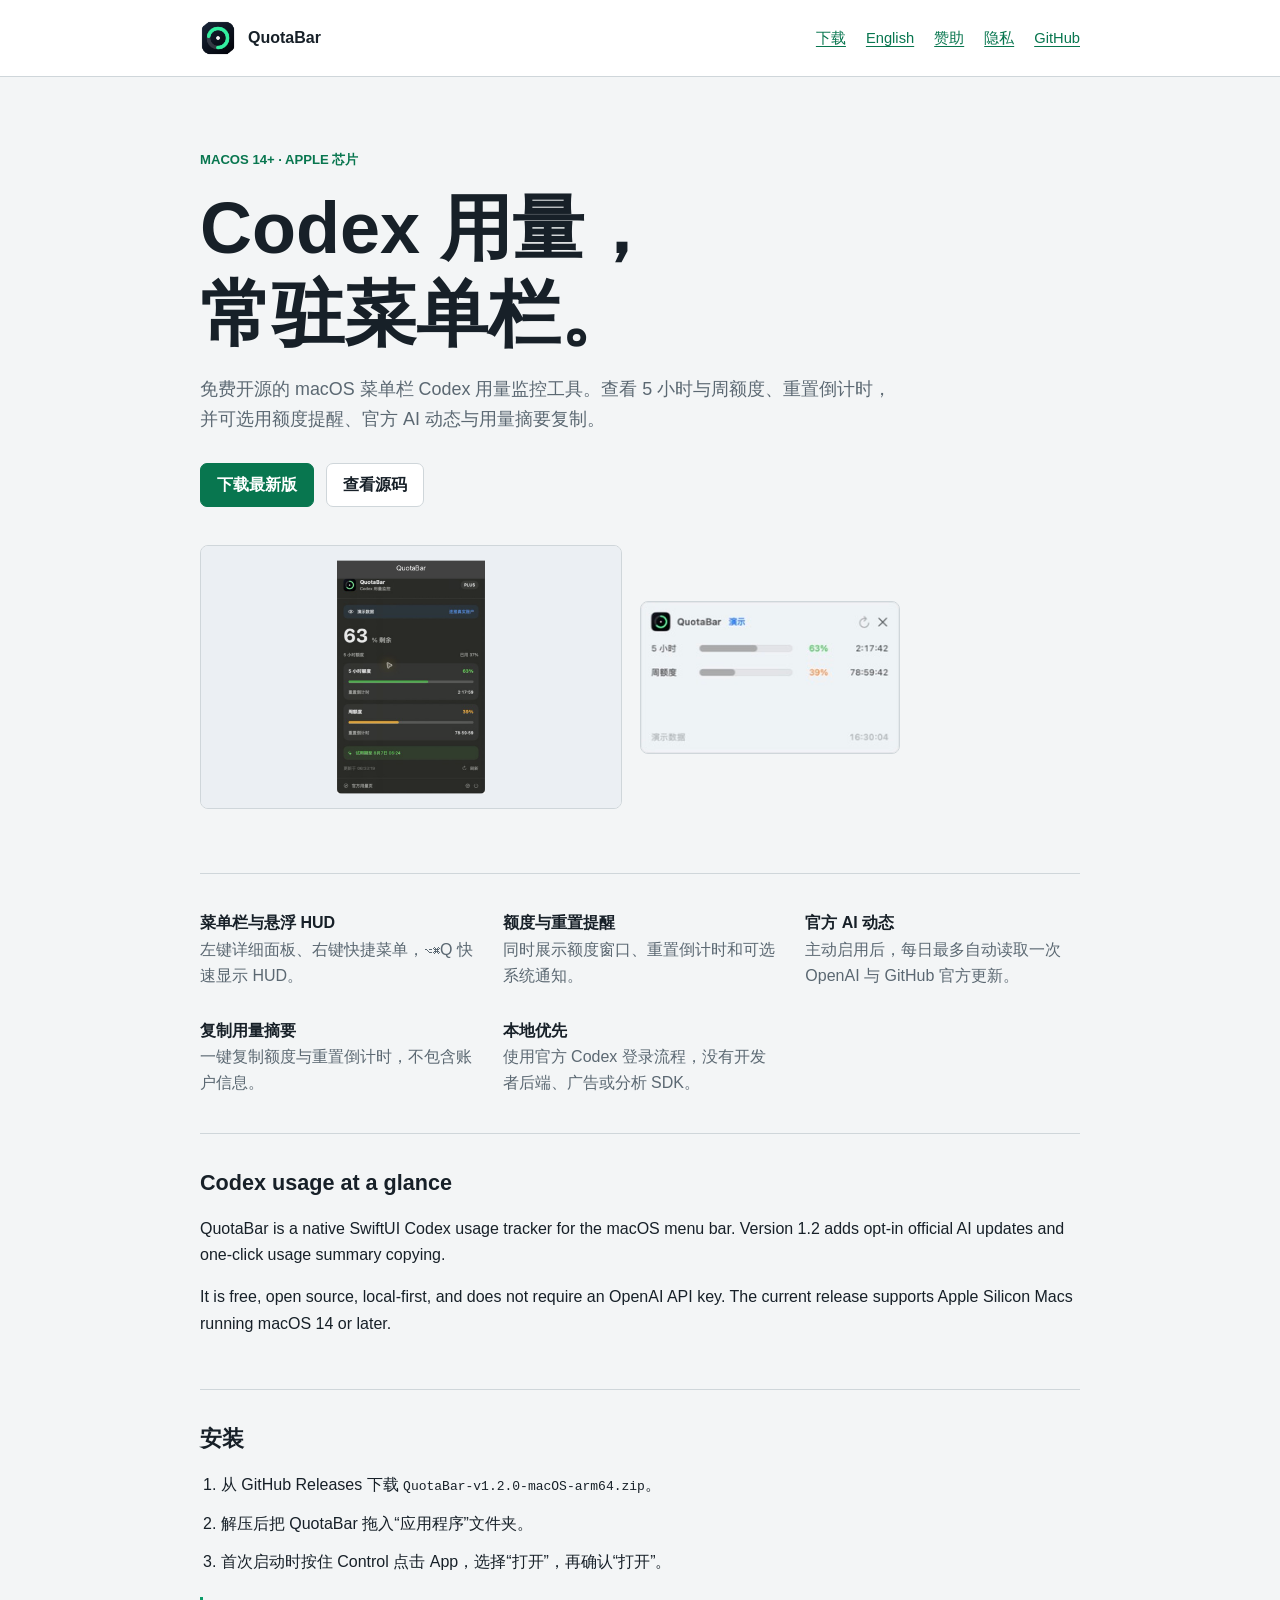
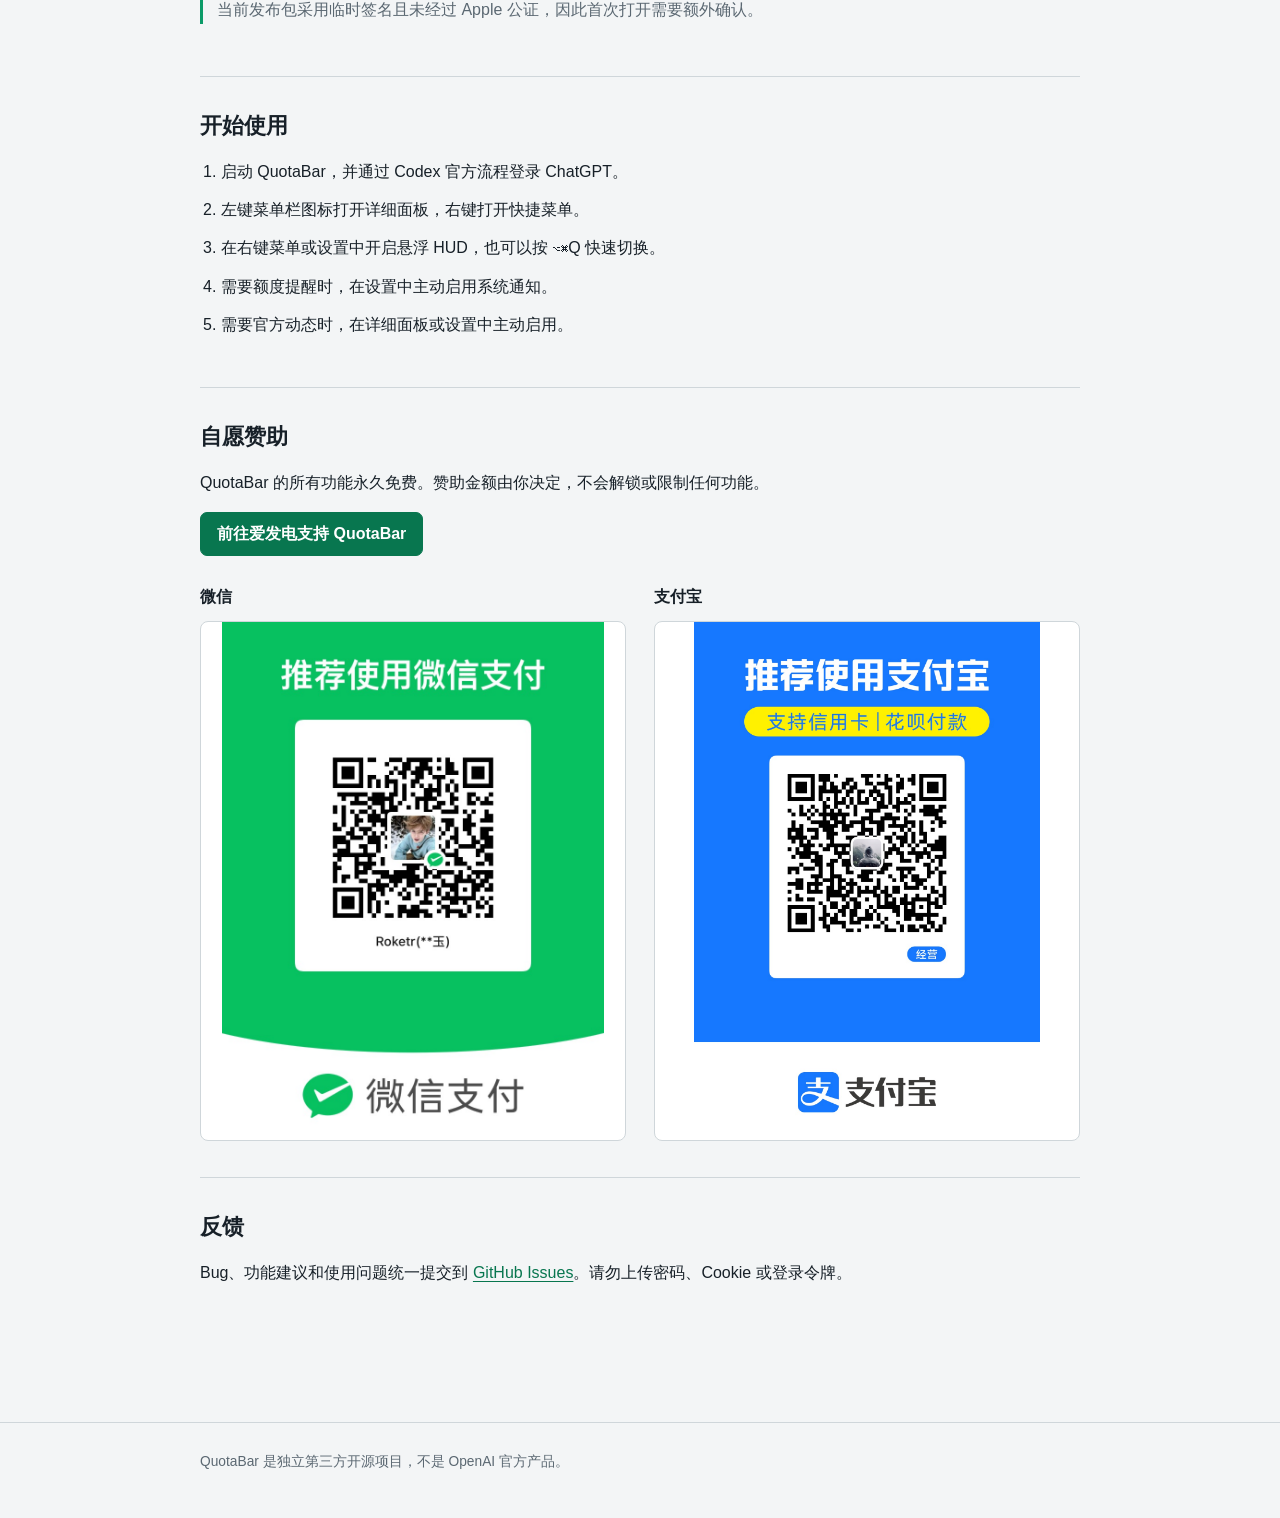
<file: docs/index.html>
<!doctype html>
<html lang="zh-CN">
<head>
  <meta charset="utf-8">
  <meta name="viewport" content="width=device-width, initial-scale=1">
  <meta name="description" content="QuotaBar 是免费开源的 macOS 菜单栏 Codex 用量监控工具，提供悬浮 HUD、额度提醒、官方 AI 动态和用量摘要复制。">
  <meta name="robots" content="index, follow">
  <meta name="theme-color" content="#08764f">
  <link rel="canonical" href="https://roketrp.github.io/QuotaBar/">
  <meta property="og:type" content="website">
  <meta property="og:site_name" content="QuotaBar">
  <meta property="og:title" content="QuotaBar - Codex Usage Tracker for macOS">
  <meta property="og:description" content="在 macOS 菜单栏与悬浮 HUD 查看 Codex 5 小时和周额度、重置倒计时与低额度提醒。免费、开源、本地优先。">
  <meta property="og:url" content="https://roketrp.github.io/QuotaBar/">
  <meta property="og:image" content="https://roketrp.github.io/QuotaBar/assets/quotabar-social-card.png">
  <meta property="og:image:width" content="1200">
  <meta property="og:image:height" content="630">
  <meta property="og:image:alt" content="QuotaBar 在 macOS 菜单栏显示 Codex 用量与重置时间">
  <meta name="twitter:card" content="summary_large_image">
  <meta name="twitter:title" content="QuotaBar - Codex Usage Tracker for macOS">
  <meta name="twitter:description" content="Free and open-source Codex usage monitor for the macOS menu bar.">
  <meta name="twitter:image" content="https://roketrp.github.io/QuotaBar/assets/quotabar-social-card.png">
  <title>QuotaBar - 免费开源的 Codex 用量监控与 macOS 菜单栏工具</title>
  <link rel="icon" href="assets/quotabar-icon.png">
  <link rel="stylesheet" href="styles.css">
  <script type="application/ld+json">
  {
    "@context": "https://schema.org",
    "@type": "SoftwareApplication",
    "name": "QuotaBar",
    "alternateName": "Codex Usage Tracker for macOS",
    "description": "Free and open-source Codex usage tracker for the macOS menu bar. Monitor remaining 5-hour and weekly limits and reset countdowns.",
    "url": "https://roketrp.github.io/QuotaBar/",
    "downloadUrl": "https://github.com/RoketrP/QuotaBar/releases/latest",
    "codeRepository": "https://github.com/RoketrP/QuotaBar",
    "softwareVersion": "1.1.0",
    "operatingSystem": "macOS 14 or later",
    "applicationCategory": "UtilitiesApplication",
    "license": "https://opensource.org/license/mit",
    "offers": {
      "@type": "Offer",
      "price": "0",
      "priceCurrency": "CNY"
    }
  }
  </script>
</head>
<body>
  <header class="site-header">
    <div class="site-header__inner">
      <a class="brand" href="index.html">
        <img src="assets/quotabar-icon.png" alt="">
        <span>QuotaBar</span>
      </a>
      <nav aria-label="主要导航">
        <a href="#download">下载</a>
        <a href="#english">English</a>
        <a href="#sponsor">赞助</a>
        <a href="privacy.html">隐私</a>
        <a href="https://github.com/RoketrP/QuotaBar">GitHub</a>
      </nav>
    </div>
  </header>

  <main>
    <section class="intro">
      <p class="eyebrow">macOS 14+ · Apple 芯片</p>
      <h1>Codex 用量，<br>常驻菜单栏。</h1>
      <p class="lede">免费开源的 macOS 菜单栏 Codex 用量监控工具。查看 5 小时与周额度、重置倒计时，并可选用额度提醒、官方 AI 动态与用量摘要复制。</p>
      <div class="actions">
        <a class="button button--primary" href="https://github.com/RoketrP/QuotaBar/releases/latest">下载最新版</a>
        <a class="button" href="https://github.com/RoketrP/QuotaBar">查看源码</a>
      </div>
      <div class="product-shots">
        <img class="product-shot" src="assets/quotabar-dashboard.png" alt="QuotaBar 详细用量面板">
        <img class="product-shot product-shot--hud" src="assets/quotabar-hud-v1.1.png" alt="QuotaBar v1.1 悬浮 HUD">
      </div>
    </section>

    <section class="section feature-grid" aria-label="主要功能">
      <div><strong>菜单栏与悬浮 HUD</strong><br><span>左键详细面板、右键快捷菜单，⌥⌘Q 快速显示 HUD。</span></div>
      <div><strong>额度与重置提醒</strong><br><span>同时展示额度窗口、重置倒计时和可选系统通知。</span></div>
      <div><strong>官方 AI 动态</strong><br><span>主动启用后，每日最多自动读取一次 OpenAI 与 GitHub 官方更新。</span></div>
      <div><strong>复制用量摘要</strong><br><span>一键复制额度与重置倒计时，不包含账户信息。</span></div>
      <div><strong>本地优先</strong><br><span>使用官方 Codex 登录流程，没有开发者后端、广告或分析 SDK。</span></div>
    </section>

    <section class="section" id="english" lang="en">
      <h2>Codex usage at a glance</h2>
      <p>QuotaBar is a native SwiftUI Codex usage tracker for the macOS menu bar. Version 1.2 adds opt-in official AI updates and one-click usage summary copying.</p>
      <p>It is free, open source, local-first, and does not require an OpenAI API key. The current release supports Apple Silicon Macs running macOS 14 or later.</p>
    </section>

    <section class="section" id="download">
      <h2>安装</h2>
      <ol class="steps">
        <li>从 GitHub Releases 下载 <code>QuotaBar-v1.2.0-macOS-arm64.zip</code>。</li>
        <li>解压后把 QuotaBar 拖入“应用程序”文件夹。</li>
        <li>首次启动时按住 Control 点击 App，选择“打开”，再确认“打开”。</li>
      </ol>
      <p class="notice">当前发布包采用临时签名且未经过 Apple 公证，因此首次打开需要额外确认。</p>
    </section>

    <section class="section">
      <h2>开始使用</h2>
      <ol class="steps">
        <li>启动 QuotaBar，并通过 Codex 官方流程登录 ChatGPT。</li>
        <li>左键菜单栏图标打开详细面板，右键打开快捷菜单。</li>
        <li>在右键菜单或设置中开启悬浮 HUD，也可以按 ⌥⌘Q 快速切换。</li>
        <li>需要额度提醒时，在设置中主动启用系统通知。</li>
        <li>需要官方动态时，在详细面板或设置中主动启用。</li>
      </ol>
    </section>

    <section class="section" id="sponsor">
      <h2>自愿赞助</h2>
      <p>QuotaBar 的所有功能永久免费。赞助金额由你决定，不会解锁或限制任何功能。</p>
      <p><a class="button button--primary" href="https://afdian.com/a/codex_used">前往爱发电支持 QuotaBar</a></p>
      <div class="sponsor-grid">
        <figure>
          <figcaption>微信</figcaption>
          <img src="assets/sponsor-wechat.jpg" alt="微信收款码">
        </figure>
        <figure>
          <figcaption>支付宝</figcaption>
          <img src="assets/sponsor-alipay.jpg" alt="支付宝收款码">
        </figure>
      </div>
    </section>

    <section class="section">
      <h2>反馈</h2>
      <p>Bug、功能建议和使用问题统一提交到 <a href="https://github.com/RoketrP/QuotaBar/issues">GitHub Issues</a>。请勿上传密码、Cookie 或登录令牌。</p>
    </section>
  </main>

  <footer class="site-footer">
    <div class="site-footer__inner">QuotaBar 是独立第三方开源项目，不是 OpenAI 官方产品。</div>
  </footer>
</body>
</html>
</file>
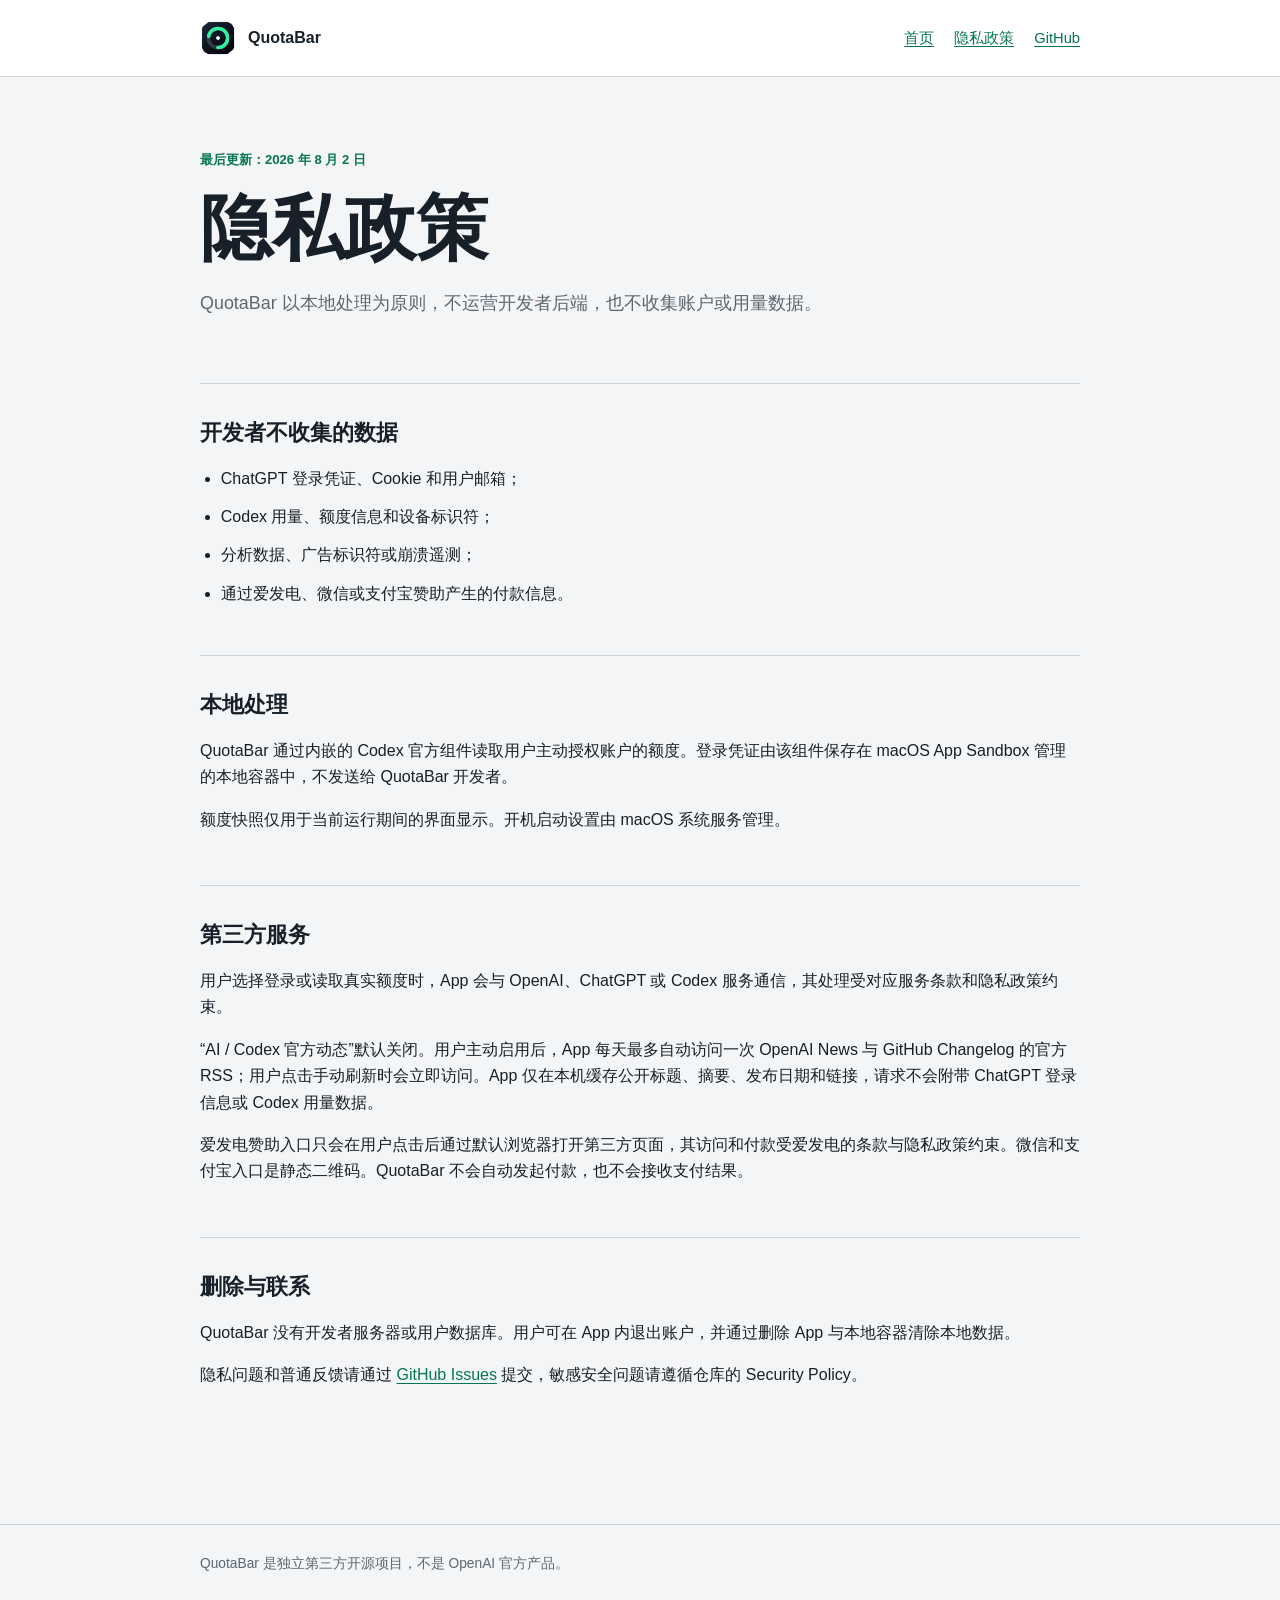
<file: docs/privacy.html>
<!doctype html>
<html lang="zh-CN">
<head>
  <meta charset="utf-8">
  <meta name="viewport" content="width=device-width, initial-scale=1">
  <meta name="description" content="QuotaBar 隐私政策：Codex 用量与 ChatGPT 登录信息在本机处理，不设开发者后端，不含广告或分析 SDK。">
  <meta name="robots" content="index, follow">
  <link rel="canonical" href="https://roketrp.github.io/QuotaBar/privacy.html">
  <meta property="og:type" content="website">
  <meta property="og:title" content="QuotaBar 隐私政策">
  <meta property="og:description" content="Codex 用量与登录信息在本机处理，不设开发者后端，不含广告或分析 SDK。">
  <meta property="og:url" content="https://roketrp.github.io/QuotaBar/privacy.html">
  <title>QuotaBar 隐私政策</title>
  <link rel="icon" href="assets/quotabar-icon.png">
  <link rel="stylesheet" href="styles.css">
</head>
<body>
  <header class="site-header">
    <div class="site-header__inner">
      <a class="brand" href="index.html">
        <img src="assets/quotabar-icon.png" alt="">
        <span>QuotaBar</span>
      </a>
      <nav aria-label="主要导航">
        <a href="index.html">首页</a>
        <a href="privacy.html">隐私政策</a>
        <a href="https://github.com/RoketrP/QuotaBar">GitHub</a>
      </nav>
    </div>
  </header>

  <main>
    <section class="intro">
      <p class="eyebrow">最后更新：2026 年 8 月 2 日</p>
      <h1>隐私政策</h1>
      <p class="lede">QuotaBar 以本地处理为原则，不运营开发者后端，也不收集账户或用量数据。</p>
    </section>

    <section class="section">
      <h2>开发者不收集的数据</h2>
      <ul class="plain-list">
        <li>ChatGPT 登录凭证、Cookie 和用户邮箱；</li>
        <li>Codex 用量、额度信息和设备标识符；</li>
        <li>分析数据、广告标识符或崩溃遥测；</li>
        <li>通过爱发电、微信或支付宝赞助产生的付款信息。</li>
      </ul>
    </section>

    <section class="section">
      <h2>本地处理</h2>
      <p>QuotaBar 通过内嵌的 Codex 官方组件读取用户主动授权账户的额度。登录凭证由该组件保存在 macOS App Sandbox 管理的本地容器中，不发送给 QuotaBar 开发者。</p>
      <p>额度快照仅用于当前运行期间的界面显示。开机启动设置由 macOS 系统服务管理。</p>
    </section>

    <section class="section">
      <h2>第三方服务</h2>
      <p>用户选择登录或读取真实额度时，App 会与 OpenAI、ChatGPT 或 Codex 服务通信，其处理受对应服务条款和隐私政策约束。</p>
      <p>“AI / Codex 官方动态”默认关闭。用户主动启用后，App 每天最多自动访问一次 OpenAI News 与 GitHub Changelog 的官方 RSS；用户点击手动刷新时会立即访问。App 仅在本机缓存公开标题、摘要、发布日期和链接，请求不会附带 ChatGPT 登录信息或 Codex 用量数据。</p>
      <p>爱发电赞助入口只会在用户点击后通过默认浏览器打开第三方页面，其访问和付款受爱发电的条款与隐私政策约束。微信和支付宝入口是静态二维码。QuotaBar 不会自动发起付款，也不会接收支付结果。</p>
    </section>

    <section class="section">
      <h2>删除与联系</h2>
      <p>QuotaBar 没有开发者服务器或用户数据库。用户可在 App 内退出账户，并通过删除 App 与本地容器清除本地数据。</p>
      <p>隐私问题和普通反馈请通过 <a href="https://github.com/RoketrP/QuotaBar/issues">GitHub Issues</a> 提交，敏感安全问题请遵循仓库的 Security Policy。</p>
    </section>
  </main>

  <footer class="site-footer">
    <div class="site-footer__inner">QuotaBar 是独立第三方开源项目，不是 OpenAI 官方产品。</div>
  </footer>
</body>
</html>
</file>
<file: docs/styles.css>
:root {
  color-scheme: light dark;
  --paper: #f3f5f6;
  --ink: #172028;
  --muted: #5b6872;
  --line: #cfd6da;
  --accent: #0b9b68;
  --accent-dark: #08764f;
  --panel: #ffffff;
}

* {
  box-sizing: border-box;
}

html {
  font-family: "Avenir Next", "PingFang SC", "Hiragino Sans GB", sans-serif;
  line-height: 1.65;
  background: var(--paper);
  color: var(--ink);
}

body {
  margin: 0;
}

a {
  color: var(--accent-dark);
  text-underline-offset: 0.2em;
}

.site-header {
  border-bottom: 1px solid var(--line);
  background: var(--panel);
}

.site-header__inner,
main,
.site-footer__inner {
  width: min(880px, calc(100% - 40px));
  margin: 0 auto;
}

.site-header__inner {
  min-height: 76px;
  display: flex;
  align-items: center;
  justify-content: space-between;
  gap: 24px;
}

.brand {
  display: flex;
  align-items: center;
  gap: 12px;
  color: var(--ink);
  text-decoration: none;
  font-weight: 700;
}

.brand img {
  width: 36px;
  height: 36px;
  border-radius: 8px;
}

nav {
  display: flex;
  flex-wrap: wrap;
  gap: 20px;
  font-size: 0.92rem;
}

main {
  padding: 72px 0 84px;
}

.intro {
  max-width: 700px;
  margin-bottom: 64px;
}

h1,
h2 {
  letter-spacing: 0;
  line-height: 1.2;
}

h1 {
  margin: 0 0 18px;
  font-size: clamp(2.15rem, 7vw, 4.5rem);
  font-weight: 750;
}

h2 {
  margin: 0 0 20px;
  font-size: 1.35rem;
}

p {
  margin: 0 0 1em;
}

.lede {
  color: var(--muted);
  font-size: 1.12rem;
}

.eyebrow {
  margin-bottom: 14px;
  color: var(--accent-dark);
  font-size: 0.82rem;
  font-weight: 700;
  text-transform: uppercase;
}

.actions {
  display: flex;
  flex-wrap: wrap;
  gap: 12px;
  margin: 28px 0 38px;
}

.button {
  display: inline-flex;
  align-items: center;
  min-height: 42px;
  padding: 8px 16px;
  border: 1px solid var(--line);
  border-radius: 7px;
  color: var(--ink);
  background: var(--panel);
  font-weight: 650;
  text-decoration: none;
}

.button--primary {
  border-color: var(--accent-dark);
  color: #ffffff;
  background: var(--accent-dark);
}

.product-shot {
  display: block;
  width: 100%;
  border: 1px solid var(--line);
  border-radius: 8px;
}

.product-shots {
  display: grid;
  grid-template-columns: minmax(0, 1fr) minmax(260px, 0.55fr);
  gap: 18px;
  align-items: center;
}

.product-shot--hud {
  background: transparent;
}

.section {
  padding: 36px 0;
  border-top: 1px solid var(--line);
}

.feature-grid {
  display: grid;
  grid-template-columns: repeat(3, minmax(0, 1fr));
  gap: 28px;
}

.feature-grid span,
.notice {
  color: var(--muted);
}

.notice {
  margin-top: 22px;
  padding-left: 14px;
  border-left: 3px solid var(--accent);
}

.sponsor-grid {
  display: grid;
  grid-template-columns: repeat(2, minmax(0, 1fr));
  gap: 28px;
  margin-top: 28px;
}

.sponsor-grid figure {
  margin: 0;
}

.sponsor-grid figcaption {
  margin-bottom: 10px;
  font-weight: 700;
}

.sponsor-grid img {
  display: block;
  width: 100%;
  max-height: 520px;
  border: 1px solid var(--line);
  border-radius: 8px;
  object-fit: contain;
  background: #ffffff;
}

.steps,
.plain-list {
  margin: 0;
  padding-left: 1.3rem;
}

.steps li,
.plain-list li {
  margin: 0 0 12px;
}

.status-line {
  display: grid;
  grid-template-columns: 10px 1fr;
  gap: 12px;
  align-items: start;
  margin: 18px 0;
}

.status-line::before {
  content: "";
  width: 10px;
  height: 10px;
  margin-top: 0.5em;
  border-radius: 50%;
  background: var(--accent);
}

.site-footer {
  border-top: 1px solid var(--line);
  color: var(--muted);
}

.site-footer__inner {
  padding: 28px 0 44px;
  font-size: 0.86rem;
}

@media (max-width: 620px) {
  .site-header__inner {
    align-items: flex-start;
    flex-direction: column;
    padding: 18px 0;
  }

  main {
    padding-top: 48px;
  }

  nav {
    width: 100%;
    gap: 10px 18px;
  }

  .feature-grid,
  .sponsor-grid,
  .product-shots {
    grid-template-columns: 1fr;
  }
}

@media (prefers-color-scheme: dark) {
  :root {
    --paper: #171c20;
    --ink: #f2f5f6;
    --muted: #a9b3b9;
    --line: #354047;
    --accent: #39d692;
    --accent-dark: #6ee4ae;
    --panel: #1f262b;
  }
}
</file>
